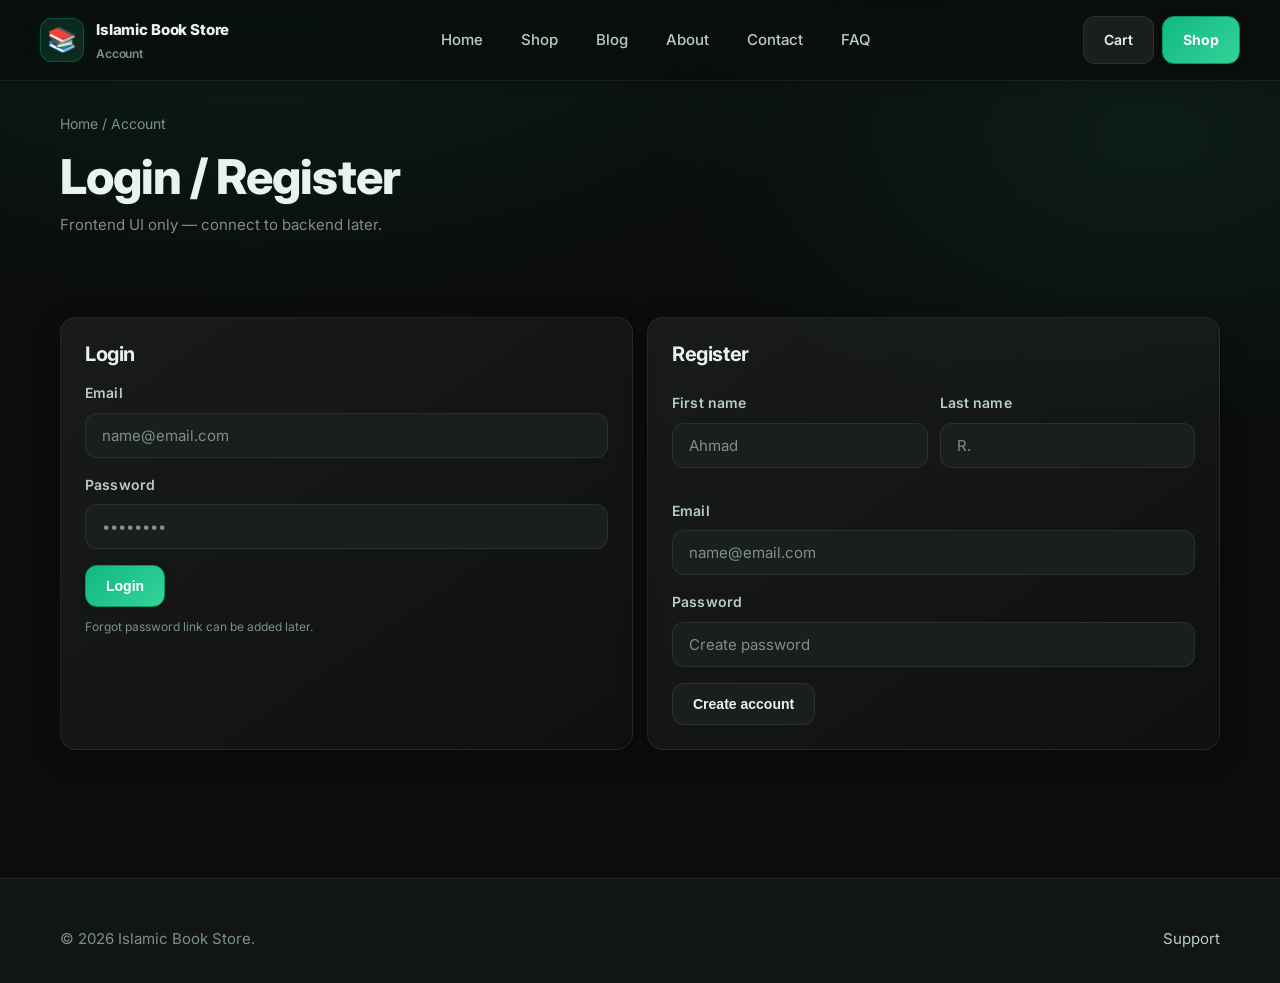
<file: account.html>
<!doctype html>
<html lang="en">
<head>
  <meta charset="utf-8" />
  <meta name="viewport" content="width=device-width, initial-scale=1" />
  <title>Islamic Book Store — Account</title>
  <link rel="stylesheet" href="css/styles.css" />
</head>
<body>

<header class="header">
  <div class="container nav">
    <a class="brand" href="index.html"><span class="logo">📚</span><span>Islamic Book Store<small>Account</small></span></a>
    <nav class="nav-links">
      <a href="index.html">Home</a><a href="shop.html">Shop</a><a href="blog.html">Blog</a><a href="about.html">About</a><a href="contact.html">Contact</a><a href="faq.html">FAQ</a>
    </nav>
    <div class="nav-actions">
      <a class="btn cart-badge" href="cart.html" data-count="0">Cart</a>
      <a class="btn primary" href="shop.html">Shop</a>
      <label class="btn menu-btn" for="menuToggle">Menu</label>
    </div>
  </div>
  <input id="menuToggle" type="checkbox" />
  <div class="menu-panel"><div class="container">
    <a href="index.html">Home</a><a href="shop.html">Shop</a><a href="blog.html">Blog</a><a href="about.html">About</a><a href="contact.html">Contact</a><a href="faq.html">FAQ</a><a href="cart.html">Cart</a>
  </div></div>
</header>

<main>
  <section class="page-head">
    <div class="container">
      <div class="breadcrumb">Home / Account</div>
      <h1>Login / Register</h1>
      <div class="muted">Frontend UI only — connect to backend later.</div>
    </div>
  </section>

  <section class="section">
    <div class="container" style="display:grid; grid-template-columns: 1fr 1fr; gap:14px;">
      <form class="card pad">
        <h3 style="margin:0 0 10px;">Login</h3>
        <div class="field"><label>Email</label><input class="input" placeholder="name@email.com"></div>
        <div class="field"><label>Password</label><input class="input" type="password" placeholder="••••••••"></div>
        <button class="btn primary" type="button">Login</button>
        <div class="muted" style="font-size:12px; margin-top:10px;">Forgot password link can be added later.</div>
      </form>

      <form class="card pad">
        <h3 style="margin:0 0 10px;">Register</h3>
        <div class="row">
          <div class="field"><label>First name</label><input class="input" placeholder="Ahmad"></div>
          <div class="field"><label>Last name</label><input class="input" placeholder="R."></div>
        </div>
        <div class="field"><label>Email</label><input class="input" placeholder="name@email.com"></div>
        <div class="field"><label>Password</label><input class="input" type="password" placeholder="Create password"></div>
        <button class="btn" type="button">Create account</button>
      </form>
    </div>
  </section>
</main>

<footer class="footer">
  <div class="container" style="display:flex; justify-content:space-between; gap:10px; flex-wrap:wrap;">
    <span class="muted">© 2026 Islamic Book Store.</span>
    <span class="muted"><a href="contact.html">Support</a></span>
  </div>
</footer>

<script src="js/store.js"></script>
<script src="js/ui.js"></script>
</body>
</html>
</file>
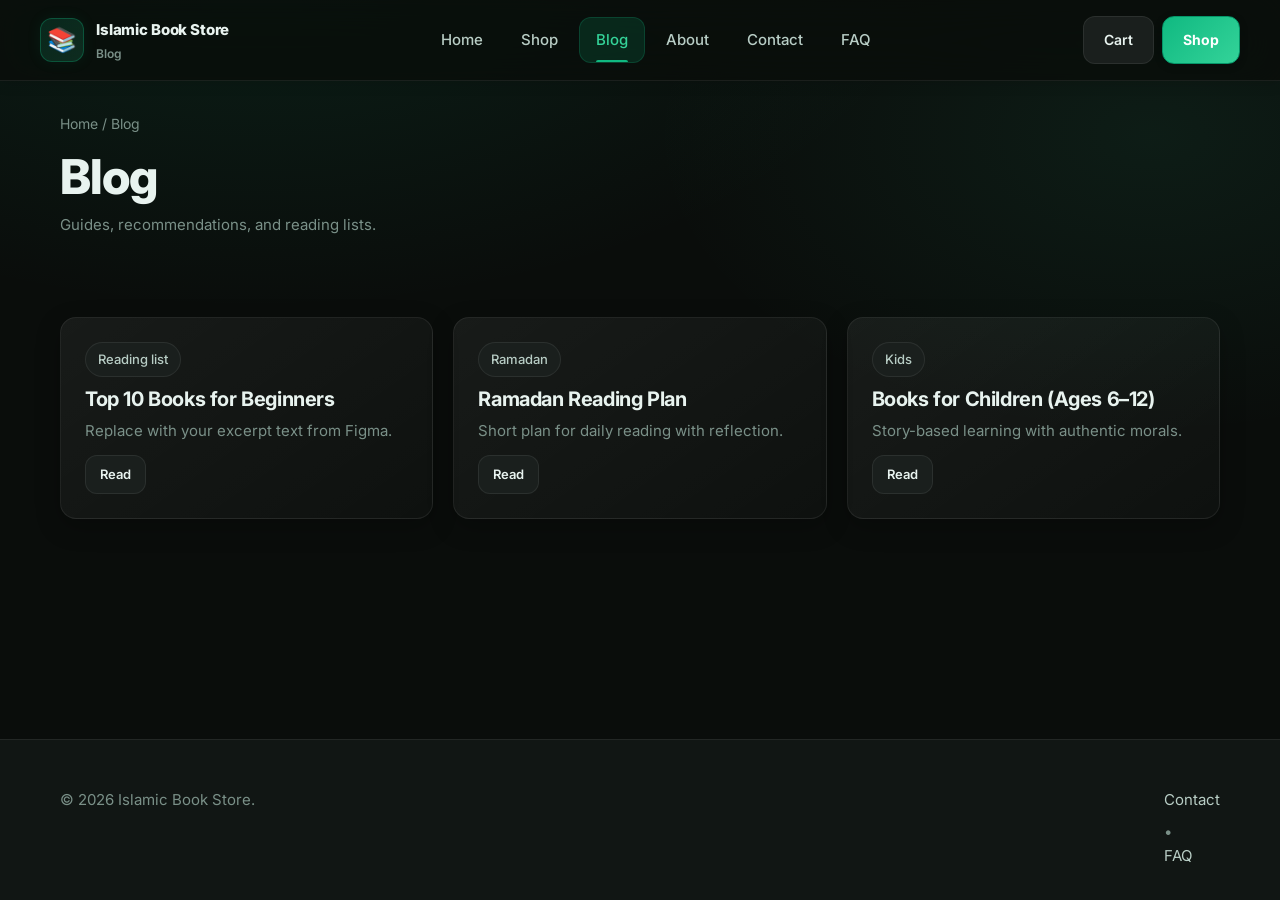
<file: blog.html>
<!doctype html>
<html lang="en">
<head>
  <meta charset="utf-8" />
  <meta name="viewport" content="width=device-width, initial-scale=1" />
  <title>Islamic Book Store — Blog</title>
  <link rel="stylesheet" href="css/styles.css" />
</head>
<body>

<header class="header">
  <div class="container nav">
    <a class="brand" href="index.html"><span class="logo">📚</span><span>Islamic Book Store<small>Blog</small></span></a>
    <nav class="nav-links">
      <a href="index.html">Home</a><a href="shop.html">Shop</a><a href="blog.html">Blog</a><a href="about.html">About</a><a href="contact.html">Contact</a><a href="faq.html">FAQ</a>
    </nav>
    <div class="nav-actions">
      <a class="btn cart-badge" href="cart.html" data-count="0">Cart</a>
      <a class="btn primary" href="shop.html">Shop</a>
      <label class="btn menu-btn" for="menuToggle">Menu</label>
    </div>
  </div>
  <input id="menuToggle" type="checkbox" />
  <div class="menu-panel"><div class="container">
    <a href="index.html">Home</a><a href="shop.html">Shop</a><a href="blog.html">Blog</a><a href="about.html">About</a><a href="contact.html">Contact</a><a href="faq.html">FAQ</a><a href="cart.html">Cart</a>
  </div></div>
</header>

<main>
  <section class="page-head">
    <div class="container">
      <div class="breadcrumb">Home / Blog</div>
      <h1>Blog</h1>
      <div class="muted">Guides, recommendations, and reading lists.</div>
    </div>
  </section>

  <section class="section">
    <div class="container grid-3">
      <article class="card pad">
        <span class="chip">Reading list</span>
        <h3 style="margin:10px 0 8px;">Top 10 Books for Beginners</h3>
        <p class="muted" style="margin:0 0 12px;">Replace with your excerpt text from Figma.</p>
        <a class="btn small" href="post.html">Read</a>
      </article>

      <article class="card pad">
        <span class="chip">Ramadan</span>
        <h3 style="margin:10px 0 8px;">Ramadan Reading Plan</h3>
        <p class="muted" style="margin:0 0 12px;">Short plan for daily reading with reflection.</p>
        <a class="btn small" href="post.html">Read</a>
      </article>

      <article class="card pad">
        <span class="chip">Kids</span>
        <h3 style="margin:10px 0 8px;">Books for Children (Ages 6–12)</h3>
        <p class="muted" style="margin:0 0 12px;">Story-based learning with authentic morals.</p>
        <a class="btn small" href="post.html">Read</a>
      </article>
    </div>
  </section>
</main>

<footer class="footer">
  <div class="container" style="display:flex; justify-content:space-between; gap:10px; flex-wrap:wrap;">
    <span class="muted">© 2026 Islamic Book Store.</span>
    <span class="muted"><a href="contact.html">Contact</a> • <a href="faq.html">FAQ</a></span>
  </div>
</footer>

<script src="js/store.js"></script>
<script src="js/ui.js"></script>
</body>
</html>
</file>
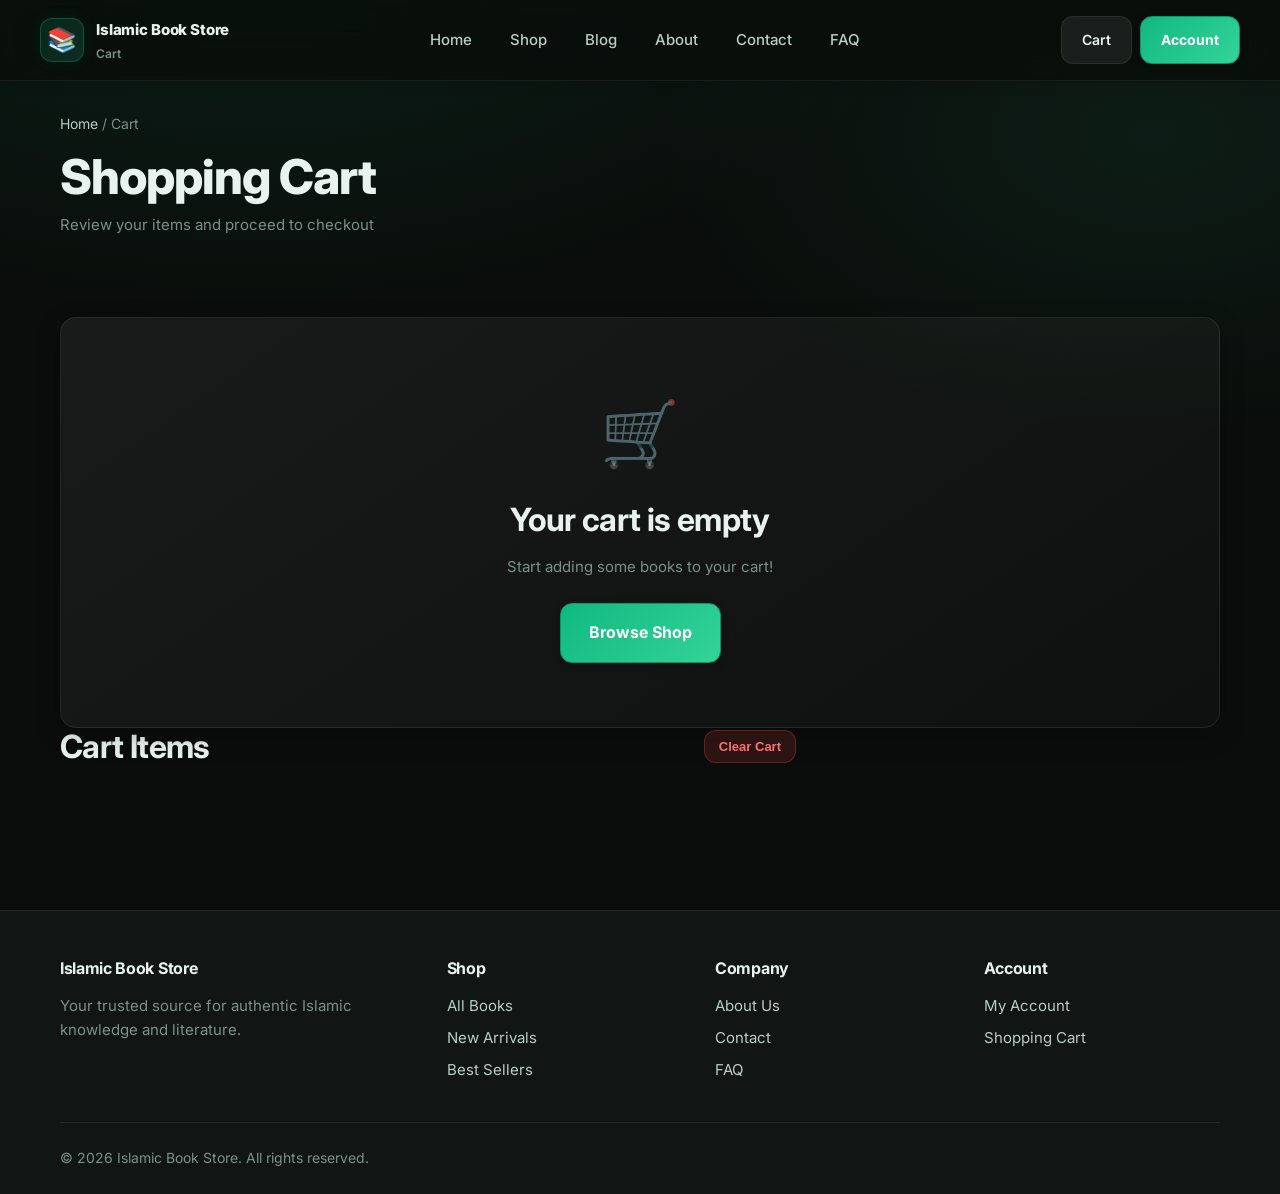
<file: cart.html>
<!doctype html>
<html lang="en">
<head>
  <meta charset="utf-8" />
  <meta name="viewport" content="width=device-width, initial-scale=1" />
  <title>Shopping Cart — Islamic Book Store</title>
  <link rel="stylesheet" href="css/styles.css" />
</head>
<body>

<header class="header">
  <div class="container nav">
    <a class="brand" href="index.html"><span class="logo">📚</span><span>Islamic Book Store<small>Cart</small></span></a>
   <nav class="nav-links">
      <a href="index.html">Home</a><a href="shop.html">Shop</a><a href="blog.html">Blog</a><a href="about.html">About</a><a href="contact.html">Contact</a><a href="faq.html">FAQ</a>
    </nav>
    <div class="nav-actions">
      <a class="btn cart-badge active" href="cart.html" data-count="0">Cart</a>
      <a class="btn primary" href="account.html">Account</a>
      <label class="btn menu-btn" for="menuToggle">Menu</label>
    </div>
  </div>
  <input id="menuToggle" type="checkbox" />
  <div class="menu-panel">
    <div class="container">
      <a href="index.html">Home</a><a href="shop.html">Shop</a><a href="blog.html">Blog</a><a href="about.html">About</a><a href="contact.html">Contact</a><a href="faq.html">FAQ</a><a href="cart.html" class="active">Cart</a><a href="account.html">Account</a>
    </div>
  </div>
</header>

<main>
  <section class="page-head">
    <div class="container">
      <div class="breadcrumb"><a href="index.html">Home</a> / Cart</div>
      <h1>Shopping Cart</h1>
      <div class="muted">Review your items and proceed to checkout</div>
    </div>
  </section>

  <section class="section">
    <div class="container">
      <!-- Empty Cart Message -->
      <div id="empty-cart" class="card pad hidden" style="text-align: center; padding: 64px 24px;">
        <div style="font-size: 64px; margin-bottom: 16px; opacity: 0.5;">🛒</div>
        <h2>Your cart is empty</h2>
        <p class="muted" style="margin: 16px 0 24px;">Start adding some books to your cart!</p>
        <a href="shop.html" class="btn primary large">Browse Shop</a>
      </div>

      <!-- Cart Items -->
      <div style="display:grid; grid-template-columns: 1fr 400px; gap:24px; align-items: start;">
        <div>
          <div style="display: flex; justify-content: space-between; align-items: center; margin-bottom: 16px;">
            <h2>Cart Items</h2>
            <button id="clear-cart-btn" class="btn danger small">Clear Cart</button>
          </div>
          <div id="cart-items">
            <!-- Cart items will be rendered here -->
          </div>
        </div>

        <!-- Cart Summary -->
        <div id="cart-summary" class="card pad hidden" style="position: sticky; top: 100px;">
          <h3  style="margin-bottom: 16px;">Order Summary</h3>
          
          <div style="display: flex; justify-content: space-between; margin-bottom: 12px;">
            <span class="muted">Subtotal</span>
            <strong id="subtotal">PKR 0</strong>
          </div>
          
          <div style="display: flex; justify-content: space-between; margin-bottom: 12px;">
            <span class="muted">Shipping</span>
            <strong id="shipping">PKR 0</strong>
          </div>
          
          <div id="shipping-note" style="font-size: 0.813rem; margin-bottom: 16px; text-align: center;">
          </div>
          
          <div class="hr"></div>
          
          <div style="display: flex; justify-content: space-between; font-size: 1.25rem; margin-bottom: 24px;">
            <strong>Total</strong>
            <strong id="total" style="color: var(--brand-light);">PKR 0</strong>
          </div>
          
          <button id="checkout-btn" class="btn primary large" style="width: 100%;">
            Proceed to Checkout
          </button>
          
          <a href="shop.html" class="btn ghost" style="width: 100%; margin-top: 12px; justify-content: center;">
            ← Continue Shopping
          </a>
        </div>
      </div>
    </div>
  </section>
</main>

<footer class="footer">
  <div class="container">
    <div class="footer-grid">
      <div>
        <h4>Islamic Book Store</h4>
        <div class="muted">Your trusted source for authentic Islamic knowledge and literature.</div>
      </div>
      <div>
        <h4>Shop</h4>
        <a href="shop.html">All Books</a>
        <a href="shop.html">New Arrivals</a>
        <a href="shop.html">Best Sellers</a>
      </div>
      <div>
        <h4>Company</h4>
        <a href="about.html">About Us</a>
        <a href="contact.html">Contact</a>
        <a href="faq.html">FAQ</a>
      </div>
      <div>
        <h4>Account</h4>
        <a href="account.html">My Account</a>
        <a href="cart.html">Shopping Cart</a>
      </div>
    </div>
    <div class="footer-bottom">
      <div class="muted">© 2026 Islamic Book Store. All rights reserved.</div>
    </div>
  </div>
</footer>

<script src="js/data.js"></script>
<script src="js/store.js"></script>
<script src="js/ui.js"></script>
<script src="js/cart.js"></script>
</body>
</html>
</file>
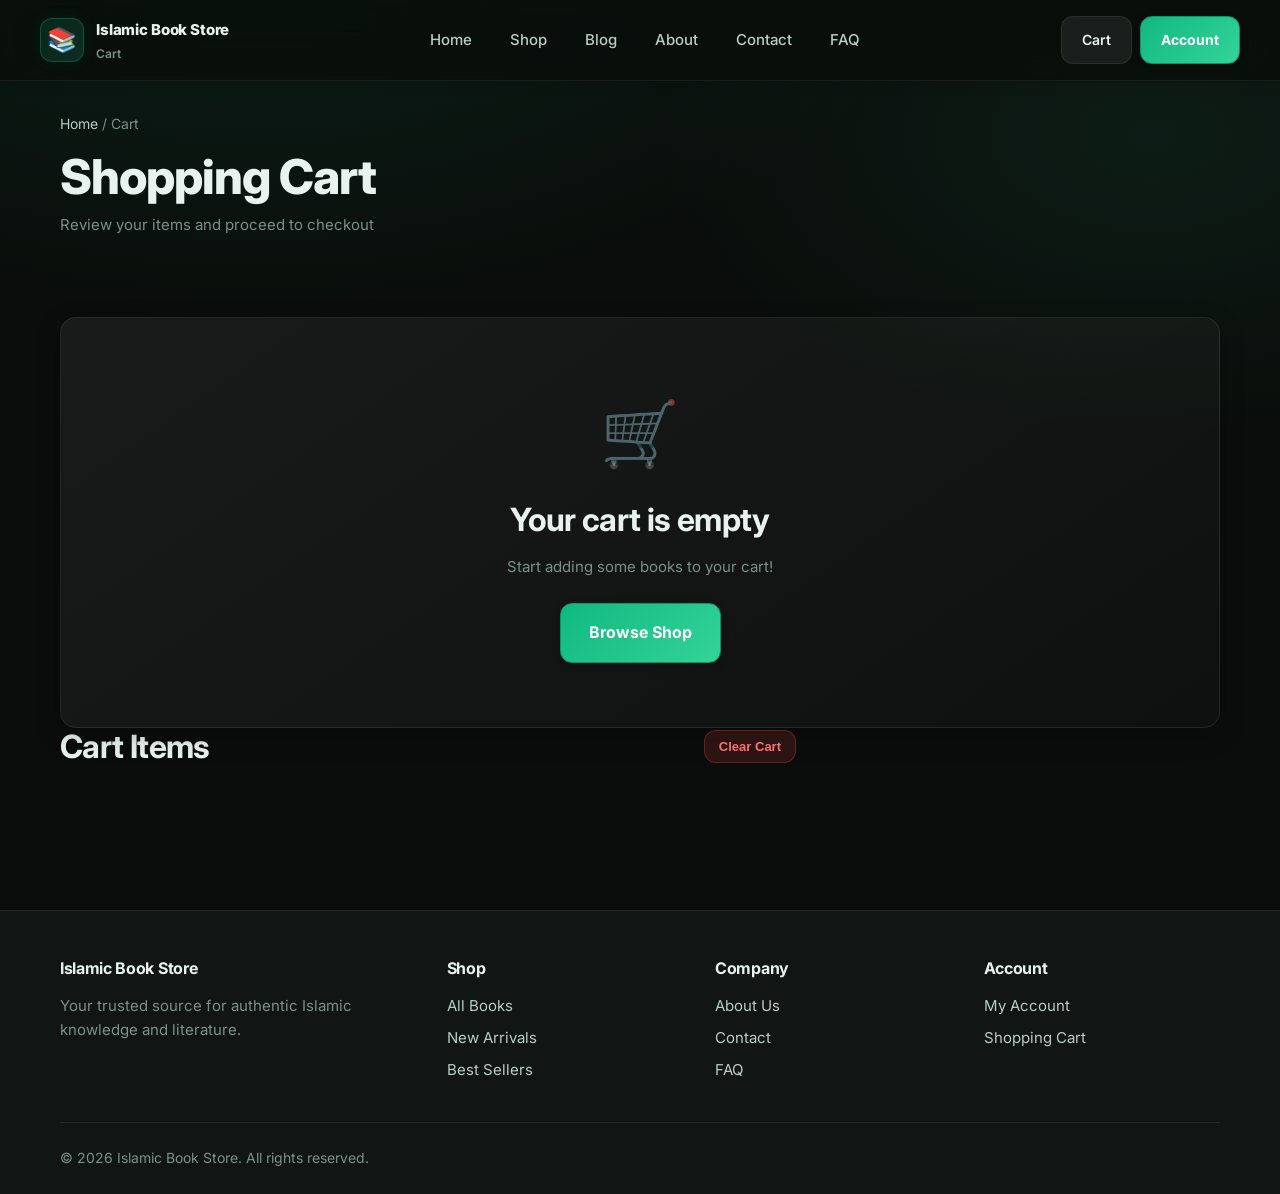
<file: checkout.html>
<!doctype html>
<html lang="en">
<head>
  <meta charset="utf-8" />
  <meta name="viewport" content="width=device-width, initial-scale=1" />
  <title>Checkout — Islamic Book Store</title>
  <link rel="stylesheet" href="css/styles.css" />
</head>
<body>

<header class="header">
  <div class="container nav">
    <a class="brand" href="index.html"><span class="logo">📚</span><span>Islamic Book Store<small>Checkout</small></span></a>
    <nav class="nav-links">
      <a href="index.html">Home</a><a href="shop.html">Shop</a><a href="blog.html">Blog</a><a href="about.html">About</a><a href="contact.html">Contact</a><a href="faq.html">FAQ</a>
    </nav>
    <div class="nav-actions">
      <a class="btn cart-badge" href="cart.html" data-count="0">Cart</a>
      <a class="btn primary" href="account.html">Account</a>
      <label class="btn menu-btn" for="menuToggle">Menu</label>
    </div>
  </div>
  <input id="menuToggle" type="checkbox" />
  <div class="menu-panel">
    <div class="container">
      <a href="index.html">Home</a><a href="shop.html">Shop</a><a href="blog.html">Blog</a><a href="about.html">About</a><a href="contact.html">Contact</a><a href="faq.html">FAQ</a><a href="cart.html">Cart</a><a href="account.html">Account</a>
    </div>
  </div>
</header>

<main>
  <section class="page-head">
    <div class="container">
      <div class="breadcrumb"><a href="index.html">Home</a> / <a href="cart.html">Cart</a> / Checkout</div>
      <h1>Checkout</h1>
      <div class="muted">Complete your order securely</div>
    </div>
  </section>

  <!-- Success Message (Hidden by default) -->
  <div id="success-message" class="section hidden">
    <div class="container">
      <!-- Will be filled by JavaScript -->
    </div>
  </div>

  <!-- Checkout Form -->
  <section id="checkout-container" class="section">
    <div class="container" style="display:grid; grid-template-columns: 1fr 400px; gap:24px; align-items: start;">
      <!-- Billing Details Form -->
      <div class="card pad">
        <h2 style="margin-bottom: 20px;">Billing Details</h2>
        
        <form id="checkout-form">
          <div class="row">
            <div class="field">
              <label>First Name *</label>
              <input name="firstName" class="input" type="text" required placeholder="Ahmed" />
            </div>
            <div class="field">
              <label>Last Name *</label>
              <input name="lastName" class="input" type="text" required placeholder="Khan" />
            </div>
          </div>

          <div class="field">
            <label>Email Address *</label>
            <input name="email" class="input" type="email" required placeholder="ahmed.khan@example.com" />
          </div>

          <div class="field">
            <label>Phone Number *</label>
            <input name="phone" class="input" type="tel" required placeholder="+92 300 1234567" />
          </div>

          <div class="field">
            <label>Street Address *</label>
            <input name="address" class="input" type="text" required placeholder="House 123, Street 45" />
          </div>

          <div class="row">
            <div class="field">
              <label>City *</label>
              <input name="city" class="input" type="text" required placeholder="Lahore" />
            </div>
            <div class="field">
              <label>Postal Code</label>
              <input name="postalCode" class="input" type="text" placeholder="54000" />
            </div>
          </div>

          <div class="field">
            <label>Province / State *</label>
            <select name="province" required>
              <option value="">Select Province</option>
              <option>Punjab</option>
              <option>Sindh</option>
              <option>Khyber Pakhtunkhwa</option>
              <option>Balochistan</option>
              <option>Gilgit-Baltistan</option>
              <option>Azad Kashmir</option>
            </select>
          </div>

          <div class="field">
            <label>Order Notes (Optional)</label>
            <textarea name="notes" class="input" placeholder="Special delivery instructions..."></textarea>
          </div>

          <div class="hr"></div>

          <h3 style="margin-bottom: 16px;">Payment Method</h3>
          <div class="field" style="margin-bottom: 24px;">
            <label style="display: flex; align-items: center; gap: 12px; cursor: pointer; padding: 16px; border: 1px solid var(--line); border-radius: var(--radius-sm); background: var(--surface-2);">
              <input type="radio" name="payment" value="cod" checked style="width: auto;" />
              <div>
                <strong>Cash on Delivery</strong>
                <div class="muted" style="font-size: 0.875rem;">Pay when you receive your order</div>
              </div>
            </label>
          </div>

          <button id="place-order-btn" type="submit" class="btn primary large" style="width: 100%;">
            Place Order
          </button>
        </form>
      </div>

      <!-- Order Summary -->
      <div id="order-summary" class="card pad" style="position: sticky; top: 100px;">
        <!-- Will be filled by JavaScript -->
      </div>
    </div>
  </section>
</main>

<footer class="footer">
  <div class="container">
    <div class="footer-grid">
      <div>
        <h4>Islamic Book Store</h4>
        <div class="muted">Your trusted source for authentic Islamic knowledge and literature.</div>
      </div>
      <div>
        <h4>Shop</h4>
        <a href="shop.html">All Books</a>
        <a href="shop.html">New Arrivals</a>
        <a href="shop.html">Best Sellers</a>
      </div>
      <div>
        <h4>Company</h4>
        <a href="about.html">About Us</a>
        <a href="contact.html">Contact</a>
        <a href="faq.html">FAQ</a>
      </div>
      <div>
        <h4>Account</h4>
        <a href="account.html">My Account</a>
        <a href="cart.html">Shopping Cart</a>
      </div>
    </div>
    <div class="footer-bottom">
      <div class="muted">© 2026 Islamic Book Store. All rights reserved.</div>
    </div>
  </div>
</footer>

<script src="js/data.js"></script>
<script src="js/store.js"></script>
<script src="js/ui.js"></script>
<script src="js/checkout.js"></script>
</body>
</html>
</file>
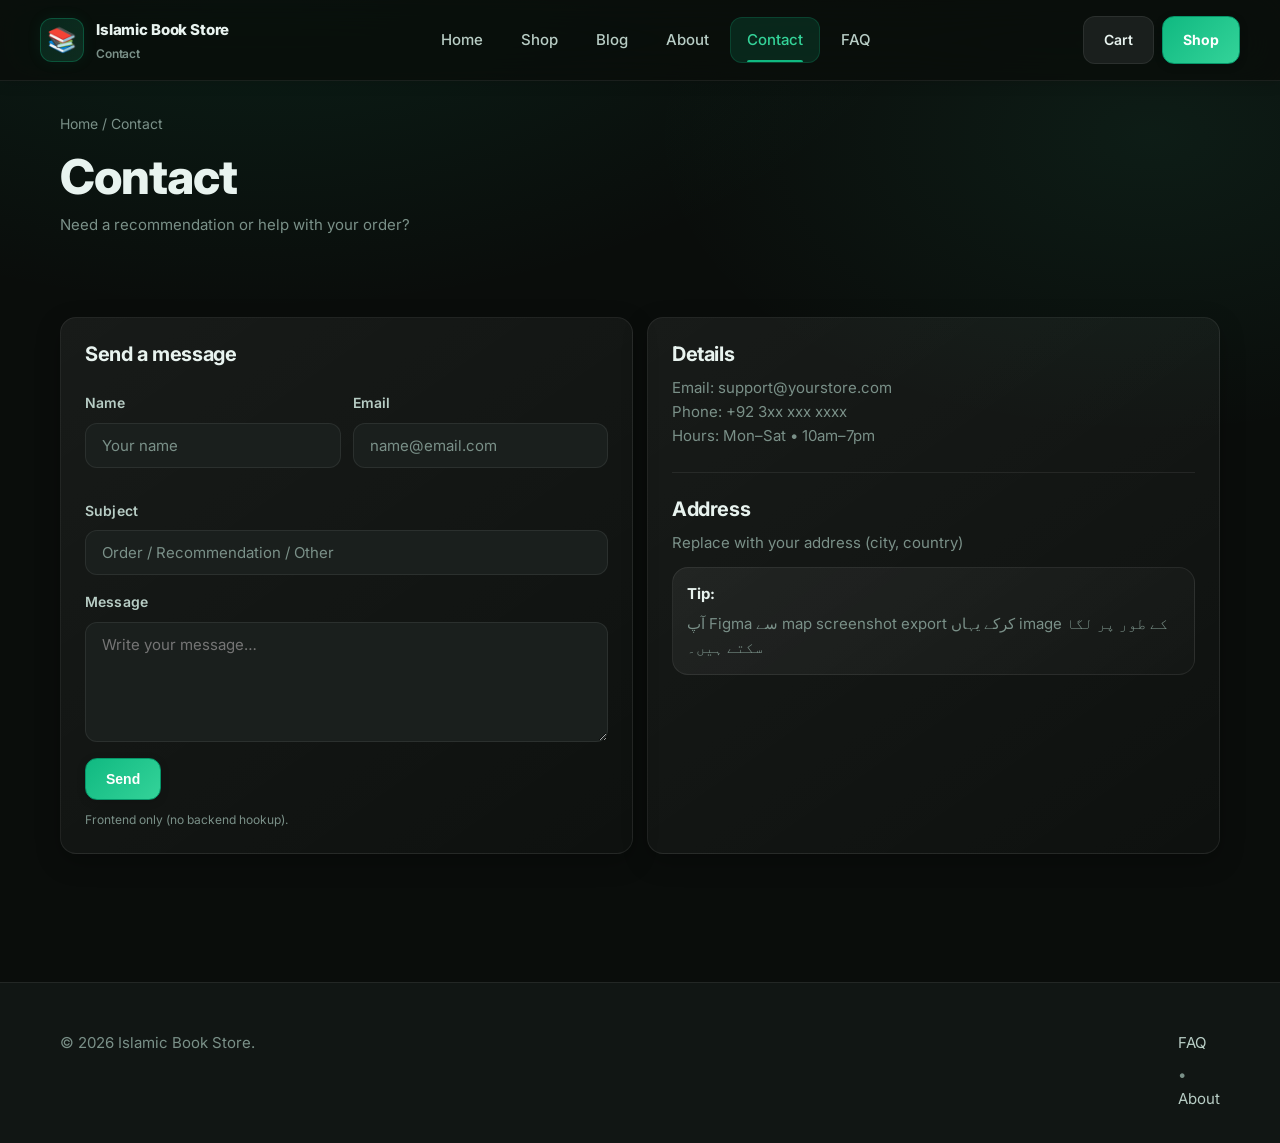
<file: contact.html>
<!doctype html>
<html lang="en">
<head>
  <meta charset="utf-8" />
  <meta name="viewport" content="width=device-width, initial-scale=1" />
  <title>Islamic Book Store — Contact</title>
  <link rel="stylesheet" href="css/styles.css" />
</head>
<body>

<header class="header">
  <div class="container nav">
    <a class="brand" href="index.html"><span class="logo">📚</span><span>Islamic Book Store<small>Contact</small></span></a>
    <nav class="nav-links">
      <a href="index.html">Home</a><a href="shop.html">Shop</a><a href="blog.html">Blog</a><a href="about.html">About</a><a href="contact.html">Contact</a><a href="faq.html">FAQ</a>
    </nav>
    <div class="nav-actions">
      <a class="btn cart-badge" href="cart.html" data-count="0">Cart</a>
      <a class="btn primary" href="shop.html">Shop</a>
      <label class="btn menu-btn" for="menuToggle">Menu</label>
    </div>
  </div>
  <input id="menuToggle" type="checkbox" />
  <div class="menu-panel"><div class="container">
    <a href="index.html">Home</a><a href="shop.html">Shop</a><a href="blog.html">Blog</a><a href="about.html">About</a><a href="contact.html">Contact</a><a href="faq.html">FAQ</a><a href="cart.html">Cart</a>
  </div></div>
</header>

<main>
  <section class="page-head">
    <div class="container">
      <div class="breadcrumb">Home / Contact</div>
      <h1>Contact</h1>
      <div class="muted">Need a recommendation or help with your order?</div>
    </div>
  </section>

  <section class="section">
    <div class="container" style="display:grid; grid-template-columns: 1fr 1fr; gap:14px;">
      <form class="card pad">
        <h3 style="margin:0 0 10px;">Send a message</h3>
        <div class="row">
          <div class="field"><label>Name</label><input class="input" placeholder="Your name"></div>
          <div class="field"><label>Email</label><input class="input" placeholder="name@email.com"></div>
        </div>
        <div class="field"><label>Subject</label><input class="input" placeholder="Order / Recommendation / Other"></div>
        <div class="field"><label>Message</label><textarea placeholder="Write your message…"></textarea></div>
        <button class="btn primary" type="button">Send</button>
        <div class="muted" style="font-size:12px; margin-top:10px;">Frontend only (no backend hookup).</div>
      </form>

      <div class="card pad">
        <h3 style="margin:0 0 10px;">Details</h3>
        <div class="muted">Email: support@yourstore.com</div>
        <div class="muted">Phone: +92 3xx xxx xxxx</div>
        <div class="muted">Hours: Mon–Sat • 10am–7pm</div>
        <div class="hr"></div>
        <h3 style="margin:0 0 10px;">Address</h3>
        <div class="muted">Replace with your address (city, country)</div>
        <div style="height:12px"></div>
        <div class="card" style="box-shadow:none; border-radius:16px; padding:14px;">
          <strong>Tip:</strong>
          <div class="muted" style="margin-top:6px;">
            آپ Figma سے map screenshot export کرکے یہاں image کے طور پر لگا سکتے ہیں۔
          </div>
        </div>
      </div>
    </div>
  </section>
</main>

<footer class="footer">
  <div class="container" style="display:flex; justify-content:space-between; gap:10px; flex-wrap:wrap;">
    <span class="muted">© 2026 Islamic Book Store.</span>
    <span class="muted"><a href="faq.html">FAQ</a> • <a href="about.html">About</a></span>
  </div>
</footer>

<script src="js/store.js"></script>
<script src="js/ui.js"></script>
</body>
</html>
</file>
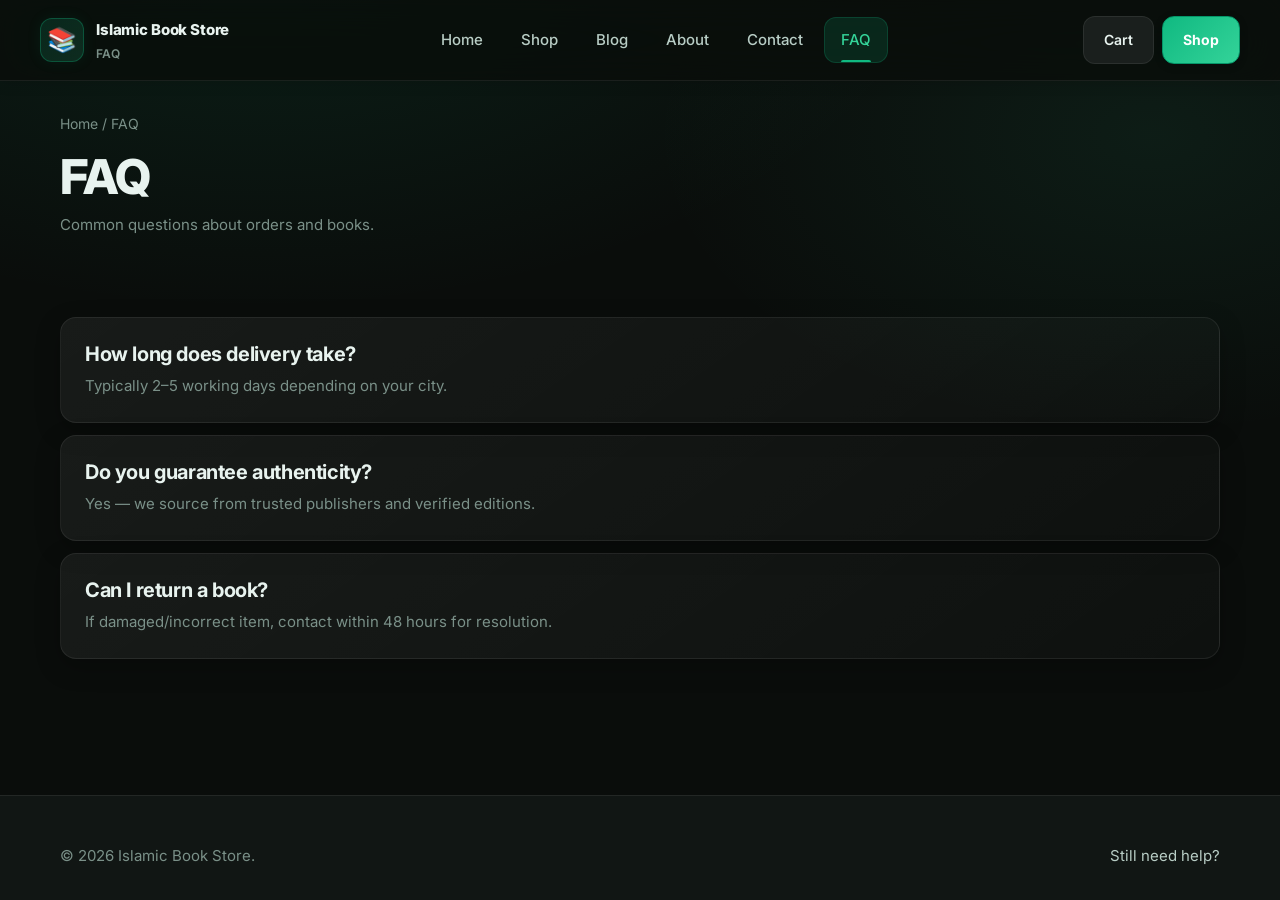
<file: faq.html>
<!doctype html>
<html lang="en">
<head>
  <meta charset="utf-8" />
  <meta name="viewport" content="width=device-width, initial-scale=1" />
  <title>Islamic Book Store — FAQ</title>
  <link rel="stylesheet" href="css/styles.css" />
</head>
<body>

<header class="header">
  <div class="container nav">
    <a class="brand" href="index.html"><span class="logo">📚</span><span>Islamic Book Store<small>FAQ</small></span></a>
    <nav class="nav-links">
      <a href="index.html">Home</a><a href="shop.html">Shop</a><a href="blog.html">Blog</a><a href="about.html">About</a><a href="contact.html">Contact</a><a href="faq.html">FAQ</a>
    </nav>
    <div class="nav-actions">
      <a class="btn cart-badge" href="cart.html" data-count="0">Cart</a>
      <a class="btn primary" href="shop.html">Shop</a>
      <label class="btn menu-btn" for="menuToggle">Menu</label>
    </div>
  </div>
  <input id="menuToggle" type="checkbox" />
  <div class="menu-panel"><div class="container">
    <a href="index.html">Home</a><a href="shop.html">Shop</a><a href="blog.html">Blog</a><a href="about.html">About</a><a href="contact.html">Contact</a><a href="faq.html">FAQ</a><a href="cart.html">Cart</a>
  </div></div>
</header>

<main>
  <section class="page-head">
    <div class="container">
      <div class="breadcrumb">Home / FAQ</div>
      <h1>FAQ</h1>
      <div class="muted">Common questions about orders and books.</div>
    </div>
  </section>

  <section class="section">
    <div class="container" style="display:grid; gap:12px;">
      <div class="card pad">
        <h3 style="margin:0 0 8px;">How long does delivery take?</h3>
        <p class="muted" style="margin:0">Typically 2–5 working days depending on your city.</p>
      </div>
      <div class="card pad">
        <h3 style="margin:0 0 8px;">Do you guarantee authenticity?</h3>
        <p class="muted" style="margin:0">Yes — we source from trusted publishers and verified editions.</p>
      </div>
      <div class="card pad">
        <h3 style="margin:0 0 8px;">Can I return a book?</h3>
        <p class="muted" style="margin:0">If damaged/incorrect item, contact within 48 hours for resolution.</p>
      </div>
    </div>
  </section>
</main>

<footer class="footer">
  <div class="container" style="display:flex; justify-content:space-between; gap:10px; flex-wrap:wrap;">
    <span class="muted">© 2026 Islamic Book Store.</span>
    <span class="muted"><a href="contact.html">Still need help?</a></span>
  </div>
</footer>

<script src="js/store.js"></script>
<script src="js/ui.js"></script>
</body>
</html>
</file>
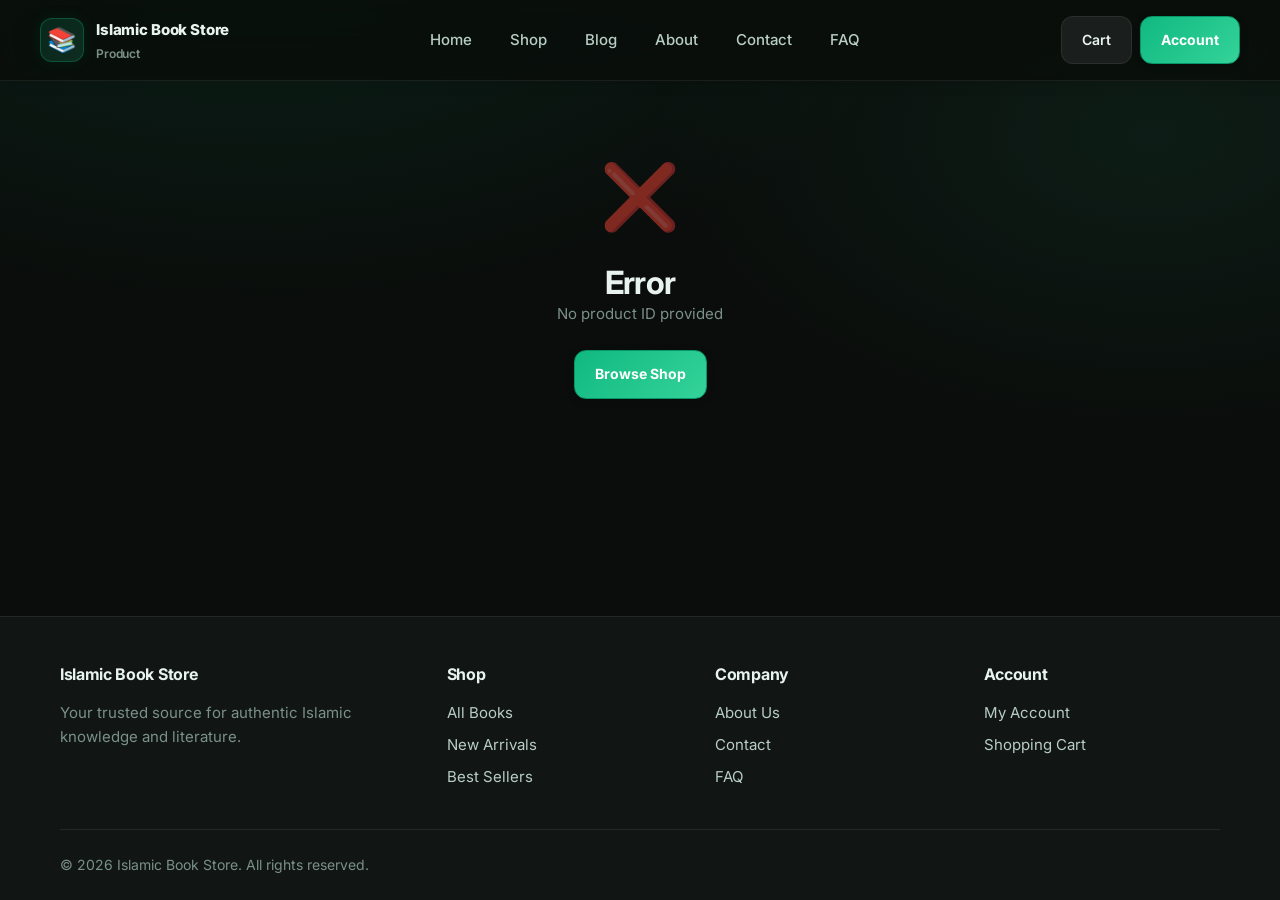
<file: product.html>
<!doctype html>
<html lang="en">
<head>
  <meta charset="utf-8" />
  <meta name="viewport" content="width=device-width, initial-scale=1" />
  <title>Product Details — Islamic Book Store</title>
  <link rel="stylesheet" href="css/styles.css" />
</head>
<body>

<header class="header">
  <div class="container nav">
    <a class="brand" href="index.html"><span class="logo">📚</span><span>Islamic Book Store<small>Product</small></span></a>
    <nav class="nav-links">
      <a href="index.html">Home</a><a href="shop.html">Shop</a><a href="blog.html">Blog</a><a href="about.html">About</a><a href="contact.html">Contact</a><a href="faq.html">FAQ</a>
    </nav>
    <div class="nav-actions">
      <a class="btn cart-badge" href="cart.html" data-count="0">Cart</a>
      <a class="btn primary" href="account.html">Account</a>
      <label class="btn menu-btn" for="menuToggle">Menu</label>
    </div>
  </div>
  <input id="menuToggle" type="checkbox" />
  <div class="menu-panel">
    <div class="container">
      <a href="index.html">Home</a><a href="shop.html">Shop</a><a href="blog.html">Blog</a><a href="about.html">About</a><a href="contact.html">Contact</a><a href="faq.html">FAQ</a><a href="cart.html">Cart</a><a href="account.html">Account</a>
    </div>
  </div>
</header>

<main>
  <section class="page-head">
    <div class="container">
      <div class="breadcrumb"></div>
      <h1 id="product-title">Product Details</h1>
      <div class="muted" id="product-author"></div>
    </div>
  </section>

  <section class="section">
    <div class="container" id="product-container" style="display:grid; grid-template-columns: 1fr 1fr; gap:24px; align-items: start;">
      <!-- Product Image -->
      <div class="card" style="overflow:hidden;">
        <div style="border-bottom:1px solid var(--line); background:var(--surface-2);">
          <img id="product-img" src="assets/book-1.jpg" alt="Product" style="width:100%; height:480px; object-fit:cover;">
        </div>
        <div class="pad">
          <span id="product-stock" class="badge">In Stock</span>
          <div class="hr"></div>
          <div class="muted" style="font-size: 0.875rem;">
            ✓ Fast delivery<br>
            ✓ Secure packaging<br>
            ✓ Authentic books
          </div>
        </div>
      </div>

      <!-- Product Details -->
      <div class="card pad">
        <div style="display:flex; justify-content:space-between; align-items:center; gap:12px; flex-wrap:wrap;">
          <span id="product-category" class="chip">Category</span>
          <span id="product-rating" class="stars">★★★★★</span>
        </div>
        <h2 id="product-title-main" style="margin:16px 0 8px;">Product Title</h2>
        <div class="muted" id="product-author-main" style="font-size: 1rem; margin-bottom: 16px;">By Author</div>

        <div class="hr"></div>

        <div style="display:flex; gap:12px; align-items:center; flex-wrap:wrap;">
          <div id="product-price" class="price" style="font-size:2rem;">PKR 0</div>
          <span class="chip">✓ Free bookmark</span>
          <span class="chip">✓ Fast delivery</span>
        </div>

        <div style="height:16px"></div>

        <div class="field">
          <label>Quantity</label>
          <div class="qty">
            <button id="decrease-qty" type="button">−</button>
            <strong id="quantity-display">1</strong>
            <button id="increase-qty" type="button">+</button>
          </div>
        </div>

        <div style="display:flex; gap:12px; flex-wrap:wrap; margin-top:20px;">
          <button id="add-to-cart-btn" class="btn primary large">Add to Cart</button>
          <button id="buy-now-btn" class="btn secondary large">Buy Now</button>
          <a class="btn ghost" href="shop.html">← Back to Shop</a>
        </div>

        <div class="hr"></div>

        <h3 style="margin:0 0 12px;">Description</h3>
        <p id="product-description" class="muted" style="margin:0; line-height: 1.7;">
          Product description will be loaded here...
        </p>

        <div style="height:20px"></div>

        <div class="grid-3" style="gap: 12px;">
          <div class="card pad" style="box-shadow:none; background: var(--surface-2);">
            <strong>Format</strong><br><span class="muted">Hardcover</span>
          </div>
          <div class="card pad" style="box-shadow:none; background: var(--surface-2);">
            <strong>Pages</strong><br><span class="muted">500+</span>
          </div>
          <div class="card pad" style="box-shadow:none; background: var(--surface-2);">
            <strong>Language</strong><br><span class="muted">Urdu/English</span>
          </div>
        </div>
      </div>
    </div>
  </section>
</main>

<footer class="footer">
  <div class="container">
    <div class="footer-grid">
      <div>
        <h4>Islamic Book Store</h4>
        <div class="muted">Your trusted source for authentic Islamic knowledge and literature.</div>
      </div>
      <div>
        <h4>Shop</h4>
        <a href="shop.html">All Books</a>
        <a href="shop.html">New Arrivals</a>
        <a href="shop.html">Best Sellers</a>
      </div>
      <div>
        <h4>Company</h4>
        <a href="about.html">About Us</a>
        <a href="contact.html">Contact</a>
        <a href="faq.html">FAQ</a>
      </div>
      <div>
        <h4>Account</h4>
        <a href="account.html">My Account</a>
        <a href="cart.html">Shopping Cart</a>
      </div>
    </div>
    <div class="footer-bottom">
      <div class="muted">© 2026 Islamic Book Store. All rights reserved.</div>
    </div>
  </div>
</footer>

<script src="js/data.js"></script>
<script src="js/store.js"></script>
<script src="js/ui.js"></script>
<script src="js/product.js"></script>
</body>
</html>
</file>
<file: css/styles.css>
/* =========================
   Islamic Book Store - Premium Edition
   Dark Theme • Modern Typography • Smooth Interactions
   ========================= */

@import url('https://fonts.googleapis.com/css2?family=Inter:wght@300;400;500;600;700;800;900&display=swap');

/* ========== CSS Variables ========== */
:root {
  /* Premium Color Palette - Charcoal + Emerald */
  --bg: #0a0d0b;
  --surface: #111614;
  --surface-2: #1a1f1d;
  --surface-3: #242a27;
  --text: #e8f3ef;
  --text-secondary: #b8cdc5;
  --text-muted: #7a9088;
  --line: rgba(232, 243, 239, 0.08);
  --line-strong: rgba(232, 243, 239, 0.15);
  
  /* Brand Colors - Refined Emerald */
  --brand: #10b981;
  --brand-light: #34d399;
  --brand-dark: #059669;
  --brand-glow: rgba(16, 185, 129, 0.15);
  
  /* Status Colors */
  --danger: #ef4444;
  --danger-light: #f87171;
  --warning: #f59e0b;
  --warning-light: #fbbf24;
  --success: #10b981;
  --info: #3b82f6;
  
  /* Spacing & Layout */
  --radius: 16px;
  --radius-sm: 12px;
  --radius-lg: 20px;
  --shadow-sm: 0 2px 8px rgba(0, 0, 0, 0.15);
  --shadow: 0 8px 24px rgba(0, 0, 0, 0.25);
  --shadow-lg: 0 16px 48px rgba(0, 0, 0, 0.35);
  --max-width: 1200px;
  
  /* Glow Effects */
  --glow-brand: 0 0 20px var(--brand-glow), 0 0 40px var(--brand-glow);
  --glow-subtle: 0 0 15px rgba(16, 185, 129, 0.08);
  
  /* Transitions */
  --transition-fast: 0.15s cubic-bezier(0.4, 0, 0.2, 1);
  --transition: 0.25s cubic-bezier(0.4, 0, 0.2, 1);
  --transition-slow: 0.4s cubic-bezier(0.4, 0, 0.2, 1);
}

/* ========== Base Styles ========== */
* {
  box-sizing: border-box;
  margin: 0;
  padding: 0;
}

html {
  scroll-behavior: smooth;
}

@media (prefers-reduced-motion: reduce) {
  *,
  *::before,
  *::after {
    animation-duration: 0.01ms !important;
    animation-iteration-count: 1 !important;
    transition-duration: 0.01ms !important;
  }
  html {
    scroll-behavior: auto;
  }
}

body {
  font-family: 'Inter', -apple-system, BlinkMacSystemFont, 'Segoe UI', Roboto, Oxygen, Ubuntu, Cantarell, sans-serif;
  background: radial-gradient(ellipse 1400px 800px at 20% -10%, rgba(16, 185, 129, 0.12), transparent 50%),
              radial-gradient(ellipse 1000px 600px at 90% 15%, rgba(52, 211, 153, 0.08), transparent 50%),
              var(--bg);
  background-attachment: fixed;
  color: var(--text);
  line-height: 1.6;
  font-size: 15px;
  -webkit-font-smoothing: antialiased;
  -moz-osx-font-smoothing: grayscale;
  min-height: 100vh;
  display: flex;
  flex-direction: column;
}

main {
  flex: 1;
}

::selection {
  background: var(--brand);
  color: var(--bg);
}

/* ========== Typography ========== */
h1, h2, h3, h4, h5, h6 {
  font-weight: 700;
  line-height: 1.2;
  letter-spacing: -0.02em;
  color: var(--text);
}

h1 {
  font-size: clamp(2rem, 5vw, 3rem);
  font-weight: 800;
}

h2 {
  font-size: clamp(1.5rem, 4vw, 2rem);
}

h3 {
  font-size: 1.25rem;
}

a {
  color: inherit;
  text-decoration: none;
  transition: color var(--transition-fast);
}

img {
  max-width: 100%;
  display: block;
  height: auto;
}

code {
  font-family: 'Monaco', 'Courier New', monospace;
  background: var(--surface-2);
  padding: 2px 6px;
  border-radius: 4px;
  font-size: 0.875em;
  color: var(--brand-light);
}

/* ========== Layout Utilities ========== */
.container {
  width: 100%;
  max-width: var(--max-width);
  margin: 0 auto;
  padding: 0 20px;
}

.section {
  padding: 64px 0;
}

.section-sm {
  padding: 40px 0;
}

/* ========== Card System ========== */
.card {
  background: linear-gradient(145deg, rgba(255, 255, 255, 0.06), rgba(255, 255, 255, 0.02));
  border: 1px solid var(--line);
  border-radius: var(--radius);
  box-shadow: var(--shadow);
  transition: all var(--transition);
  position: relative;
  overflow: hidden;
}

.card::before {
  content: '';
  position: absolute;
  inset: 0;
  background: radial-gradient(circle at 50% 0%, rgba(16, 185, 129, 0.08), transparent 70%);
  opacity: 0;
  transition: opacity var(--transition);
  pointer-events: none;
}

.card:hover::before {
  opacity: 1;
}

.card:hover {
  border-color: var(--line-strong);
  transform: translateY(-2px);
  box-shadow: var(--shadow-lg), var(--glow-subtle);
}

.card.pad {
  padding: 24px;
}

.card.interactive {
  cursor: pointer;
}

/* ========== Badge & Chips ========== */
.badge {
  display: inline-flex;
  align-items: center;
  gap: 6px;
  padding: 6px 12px;
  border: 1px solid var(--line-strong);
  background: var(--brand-glow);
  color: var(--brand-light);
  border-radius: 999px;
  font-size: 0.75rem;
  font-weight: 600;
  letter-spacing: 0.025em;
  text-transform: uppercase;
}

.chip {
  display: inline-flex;
  align-items: center;
  gap: 6px;
  padding: 6px 12px;
  border-radius: 999px;
  border: 1px solid var(--line);
  background: var(--surface-2);
  color: var(--text-secondary);
  font-size: 0.813rem;
  font-weight: 500;
  transition: all var(--transition-fast);
}

.chip:hover {
  background: var(--surface-3);
  border-color: var(--line-strong);
}

/* ========== Button System ========== */
.btn {
  display: inline-flex;
  align-items: center;
  justify-content: center;
  gap: 8px;
  padding: 12px 20px;
  border-radius: var(--radius-sm);
  border: 1px solid var(--line);
  background: var(--surface-2);
  color: var(--text);
  cursor: pointer;
  font-weight: 600;
  font-size: 0.875rem;
  transition: all var(--transition-fast);
  white-space: nowrap;
  position: relative;
  overflow: hidden;
}

.btn:hover {
  transform: translateY(-2px);
  background: var(--surface-3);
  border-color: var(--line-strong);
  box-shadow: var(--shadow-sm);
}

.btn:active {
  transform: translateY(0);
}

.btn:focus-visible {
  outline: 2px solid var(--brand);
  outline-offset: 2px;
}

.btn.primary {
  background: linear-gradient(135deg, var(--brand), var(--brand-light));
  color: #fff;
  border-color: var(--brand-dark);
  font-weight: 700;
  box-shadow: var(--shadow-sm);
}

.btn.primary:hover {
  background: linear-gradient(135deg, var(--brand-dark), var(--brand));
  box-shadow: var(--shadow), var(--glow-brand);
  border-color: var(--brand);
}

.btn.secondary {
  background: var(--surface);
  border-color: var(--brand);
  color: var(--brand-light);
}

.btn.secondary:hover {
  background: var(--brand-glow);
  box-shadow: var(--glow-subtle);
}

.btn.danger {
  background: rgba(239, 68, 68, 0.15);
  border-color: rgba(239, 68, 68, 0.3);
  color: var(--danger-light);
}

.btn.danger:hover {
  background: rgba(239, 68, 68, 0.25);
  border-color: var(--danger);
}

.btn.ghost {
  background: transparent;
  border-color: transparent;
}

.btn.ghost:hover {
  background: var(--surface-2);
  border-color: var(--line);
}

.btn.small {
  padding: 8px 14px;
  font-size: 0.813rem;
}

.btn.large {
  padding: 16px 28px;
  font-size: 1rem;
}

.btn:disabled {
  opacity: 0.5;
  cursor: not-allowed;
  transform: none !important;
}

/* ========== Form Elements ========== */
.field {
  display: flex;
  flex-direction: column;
  gap: 8px;
  margin: 16px 0;
}

.field label {
  font-size: 0.875rem;
  font-weight: 600;
  color: var(--text-secondary);
  letter-spacing: 0.01em;
}

.input,
select,
textarea {
  width: 100%;
  padding: 12px 16px;
  border-radius: var(--radius-sm);
  border: 1px solid var(--line);
  background: var(--surface-2);
  color: var(--text);
  outline: none;
  transition: all var(--transition-fast);
  font-family: inherit;
  font-size: 0.938rem;
}

.input:focus,
select:focus,
textarea:focus {
  border-color: var(--brand);
  background: var(--surface-3);
  box-shadow: 0 0 0 3px var(--brand-glow);
}

.input::placeholder {
  color: var(--text-muted);
}

textarea {
  min-height: 120px;
  resize: vertical;
}

select {
  cursor: pointer;
  appearance: none;
  background-image: url("data:image/svg+xml,%3Csvg width='12' height='8' viewBox='0 0 12 8' fill='none' xmlns='http://www.w3.org/2000/svg'%3E%3Cpath d='M1 1L6 6L11 1' stroke='%23b8cdc5' stroke-width='2' stroke-linecap='round'/%3E%3C/svg%3E");
  background-repeat: no-repeat;
  background-position: right 12px center;
  padding-right: 36px;
}

.row {
  display: flex;
  gap: 12px;
  align-items: flex-start;
}

.row > * {
  flex: 1;
}

/* ========== Header & Navigation ========== */
.header {
  position: sticky;
  top: 0;
  z-index: 100;
  backdrop-filter: blur(20px) saturate(180%);
  background: rgba(10, 13, 11, 0.8);
  border-bottom: 1px solid var(--line);
  box-shadow: 0 4px 12px rgba(0, 0, 0, 0.1);
}

.nav {
  display: flex;
  align-items: center;
  justify-content: space-between;
  padding: 16px 0;
  gap: 24px;
}

.brand {
  display: flex;
  align-items: center;
  gap: 12px;
  font-weight: 800;
  letter-spacing: -0.01em;
  transition: transform var(--transition-fast);
}

.brand:hover {
  transform: scale(1.02);
}

.brand .logo {
  width: 44px;
  height: 44px;
  border-radius: var(--radius-sm);
  background: linear-gradient(135deg, var(--brand-glow), rgba(52, 211, 153, 0.15));
  border: 1px solid rgba(16, 185, 129, 0.3);
  display: grid;
  place-items: center;
  font-size: 1.5rem;
  box-shadow: var(--glow-subtle);
}

.brand small {
  display: block;
  color: var(--text-muted);
  font-weight: 600;
  font-size: 0.75rem;
  margin-top: 2px;
}

.nav-links {
  display: flex;
  gap: 4px;
  align-items: center;
}

.nav-links a {
  padding: 10px 16px;
  border-radius: var(--radius-sm);
  color: var(--text-secondary);
  border: 1px solid transparent;
  font-weight: 500;
  transition: all var(--transition-fast);
  position: relative;
}

.nav-links a:hover {
  color: var(--text);
  background: var(--surface-2);
  border-color: var(--line);
}

.nav-links a.active {
  color: var(--brand-light);
  background: var(--brand-glow);
  border-color: rgba(16, 185, 129, 0.2);
}

.nav-links a.active::after {
  content: '';
  position: absolute;
  bottom: 0;
  left: 16px;
  right: 16px;
  height: 2px;
  background: var(--brand);
  border-radius: 2px 2px 0 0;
}

.nav-actions {
  display: flex;
  gap: 8px;
  align-items: center;
}

.cart-badge {
  position: relative;
}

.cart-badge::after {
  content: attr(data-count);
  position: absolute;
  top: -6px;
  right: -6px;
  background: var(--brand);
  color: #fff;
  font-size: 0.7rem;
  font-weight: 700;
  padding: 2px 6px;
  border-radius: 999px;
  min-width: 18px;
  text-align: center;
  box-shadow: 0 2px 8px rgba(16, 185, 129, 0.4);
  display: none;
}

.cart-badge[data-count]:not([data-count="0"])::after {
  display: block;
}

/* Mobile Menu */
#menuToggle {
  display: none;
}

.menu-btn {
  display: none;
}

.menu-panel {
  display: none;
}

/* ========== Hero Section ========== */
.hero {
  padding: 48px 0 24px;
}

.hero-grid {
  display: grid;
  grid-template-columns: 1.3fr 0.7fr;
  gap: 24px;
  align-items: stretch;
}

.hero h1 {
  margin: 12px 0 16px;
  background: linear-gradient(135deg, var(--text), var(--text-secondary));
  -webkit-background-clip: text;
  -webkit-text-fill-color: transparent;
  background-clip: text;
}

.hero p {
  margin: 0 0 24px;
  color: var(--text-secondary);
  font-size: 1.125rem;
  line-height: 1.7;
}

.hero .panel {
  padding: 32px;
  position: relative;
  overflow: hidden;
}

.hero .panel::after {
  content: '';
  position: absolute;
  inset: -80px -100px auto auto;
  width: 300px;
  height: 300px;
  background: radial-gradient(circle at 30% 30%, rgba(16, 185, 129, 0.25), transparent 60%);
  filter: blur(40px);
  animation: float 8s ease-in-out infinite;
}

@keyframes float {
  0%, 100% { transform: translate(0, 0) rotate(0deg); }
  50% { transform: translate(-20px, -20px) rotate(5deg); }
}

.hero .stats {
  display: grid;
  grid-template-columns: repeat(3, 1fr);
  gap: 16px;
  margin-top: 24px;
}

.stat {
  border: 1px solid var(--line);
  border-radius: var(--radius);
  padding: 16px;
  background: var(--surface-2);
  transition: all var(--transition);
}

.stat:hover {
  border-color: var(--brand);
  background: var(--brand-glow);
  transform: translateY(-2px);
}

.stat strong {
  display: block;
  font-size: 1.75rem;
  font-weight: 800;
  color: var(--brand-light);
  margin-bottom: 4px;
}

.stat span {
  color: var(--text-secondary);
  font-size: 0.875rem;
  font-weight: 500;
}

.hero-aside {
  padding: 24px;
  display: flex;
  flex-direction: column;
  gap: 16px;
}

.hero-aside .thumb {
  border-radius: var(--radius);
  overflow: hidden;
  border: 1px solid var(--line);
  background: var(--surface-2);
  transition: all var(--transition);
}

.hero-aside .thumb:hover {
  border-color: var(--brand);
  box-shadow: var(--glow-subtle);
  transform: scale(1.02);
}

.hero-aside .thumb img {
  height: 240px;
  width: 100%;
  object-fit: cover;
}

.hero-aside .mini {
  display: flex;
  gap: 12px;
  align-items: flex-start;
  padding: 16px;
  border-radius: var(--radius);
  border: 1px solid var(--line);
  background: var(--surface-2);
}

.dot {
  width: 10px;
  height: 10px;
  border-radius: 999px;
  margin-top: 6px;
  background: var(--brand);
  box-shadow: 0 0 0 6px var(--brand-glow);
  animation: pulse 2s ease-in-out infinite;
}

@keyframes pulse {
  0%, 100% { opacity: 1; }
  50% { opacity: 0.6; }
}

/* ========== Grid Layouts ========== */
.grid-3 {
  display: grid;
  grid-template-columns: repeat(auto-fill, minmax(300px, 1fr));
  gap: 20px;
}

.grid-4 {
  display: grid;
  grid-template-columns: repeat(auto-fill, minmax(260px, 1fr));
  gap: 20px;
}

/* ========== Product Cards ========== */
.product {
  overflow: hidden;
  display: flex;
  flex-direction: column;
  position: relative;
}

.product .img {
  height: 220px;
  background: var(--surface-2);
  border-bottom: 1px solid var(--line);
  position: relative;
  overflow: hidden;
}

.product .img img {
  width: 100%;
  height: 100%;
  object-fit: cover;
  transition: transform var(--transition-slow);
}

.product:hover .img img {
  transform: scale(1.05);
}

.product .body {
  padding: 20px;
  flex: 1;
  display: flex;
  flex-direction: column;
}

.product h3 {
  margin: 8px 0 12px;
  font-size: 1.125rem;
  font-weight: 700;
}

.product .meta {
  display: flex;
  justify-content: space-between;
  align-items: center;
  gap: 12px;
  margin-top: auto;
  padding-top: 12px;
}

.price {
  font-weight: 900;
  font-size: 1.25rem;
  color: var(--brand-light);
}

.stars {
  font-size: 0.875rem;
  color: var(--warning);
}

.product .actions {
  display: flex;
  gap: 8px;
  margin-top: 16px;
}

.product .actions .btn {
  flex: 1;
}

/* Skeleton Loading */
.skeleton {
  background: linear-gradient(90deg, var(--surface) 25%, var(--surface-2) 50%, var(--surface) 75%);
  background-size: 200% 100%;
  animation: loading 1.5s ease-in-out infinite;
  border-radius: var(--radius-sm);
}

@keyframes loading {
  0% { background-position: 200% 0; }
  100% { background-position: -200% 0; }
}

.skeleton-card {
  height: 400px;
}

/* ========== Page Header ========== */
.page-head {
  padding: 32px 0 16px;
}

.page-head h1 {
  margin: 0 0 8px;
}

.breadcrumb {
  color: var(--text-muted);
  font-size: 0.875rem;
  margin-bottom: 12px;
}

.breadcrumb a {
  color: var(--text-secondary);
  transition: color var(--transition-fast);
}

.breadcrumb a:hover {
  color: var(--brand-light);
}

/* ========== Shop Layout ========== */
.shop-layout {
  display: grid;
  grid-template-columns: 300px 1fr;
  gap: 24px;
  align-items: start;
}

.sidebar {
  padding: 24px;
  position: sticky;
  top: 90px;
}

.sidebar h3 {
  margin: 0 0 16px;
  font-size: 1.125rem;
}

.sidebar .divider {
  height: 1px;
  background: var(--line);
  margin: 20px 0;
}

#product-count {
  font-weight: 700;
}

/* ========== Table ========== */
.table-wrapper {
  overflow-x: auto;
  border-radius: var(--radius);
  border: 1px solid var(--line);
}

.table {
  width: 100%;
  border-collapse: collapse;
  background: var(--surface);
}

.table th,
.table td {
  padding: 16px;
  border-bottom: 1px solid var(--line);
  text-align: left;
  vertical-align: middle;
}

.table th {
  color: var(--text-secondary);
  font-size: 0.813rem;
  font-weight: 700;
  letter-spacing: 0.05em;
  text-transform: uppercase;
  background: var(--surface-2);
}

.table tr:last-child td {
  border-bottom: 0;
}

.table tr {
  transition: background var(--transition-fast);
}

.table tbody tr:hover {
  background: var(--surface-2);
}

/* Quantity Selector */
.qty {
  display: inline-flex;
  align-items: center;
  gap: 12px;
  border: 1px solid var(--line);
  border-radius: 999px;
  padding: 6px 14px;
  background: var(--surface-2);
}

.qty button {
  width: 32px;
  height: 32px;
  border-radius: 999px;
  border: 1px solid var(--line);
  background: var(--surface-3);
  color: var(--text);
  cursor: pointer;
  transition: all var(--transition-fast);
  font-weight: 700;
  font-size: 1.125rem;
}

.qty button:hover {
  border-color: var(--brand);
  background: var(--brand-glow);
  color: var(--brand-light);
}

.qty strong {
  min-width: 24px;
  text-align: center;
  font-weight: 700;
}

/* ========== Toast Notifications ========== */
.toast-container {
  position: fixed;
  top: 90px;
  right: 20px;
  z-index: 1000;
  display: flex;
  flex-direction: column;
  gap: 12px;
  pointer-events: none;
}

.toast {
  background: var(--surface);
  border: 1px solid var(--line-strong);
  border-radius: var(--radius);
  padding: 16px 20px;
  box-shadow: var(--shadow-lg);
  display: flex;
  align-items: center;
  gap: 12px;
  min-width: 300px;
  pointer-events: all;
  animation: slideIn 0.3s cubic-bezier(0.4, 0, 0.2, 1);
  backdrop-filter: blur(20px);
}

@keyframes slideIn {
  from {
    transform: translateX(400px);
    opacity: 0;
  }
  to {
    transform: translateX(0);
    opacity: 1;
  }
}

.toast.success {
  border-color: var(--brand);
  background: linear-gradient(145deg, rgba(16, 185, 129, 0.15), rgba(16, 185, 129, 0.05));
}

.toast.error {
  border-color: var(--danger);
  background: linear-gradient(145deg, rgba(239, 68, 68, 0.15), rgba(239, 68, 68, 0.05));
}

.toast-icon {
  width: 24px;
  height: 24px;
  border-radius: 50%;
  display: grid;
  place-items: center;
  font-size: 0.875rem;
  flex-shrink: 0;
}

.toast.success .toast-icon {
  background: var(--brand);
  color: #fff;
}

.toast.error .toast-icon {
  background: var(--danger);
  color: #fff;
}

.toast-content {
  flex: 1;
}

.toast-title {
  font-weight: 700;
  margin-bottom: 2px;
  font-size: 0.938rem;
}

.toast-message {
  font-size: 0.813rem;
  color: var(--text-secondary);
}

/* ========== Footer ========== */
.footer {
  border-top: 1px solid var(--line);
  padding: 48px 0 24px;
  color: var(--text-secondary);
  background: var(--surface);
  margin-top: 64px;
}

.footer-grid {
  display: grid;
  grid-template-columns: 1.5fr repeat(3, 1fr);
  gap: 32px;
  margin-bottom: 32px;
}

.footer h4 {
  margin: 0 0 16px;
  color: var(--text);
  font-size: 1rem;
  font-weight: 700;
}

.footer a {
  display: block;
  color: var(--text-secondary);
  margin-bottom: 8px;
  transition: color var(--transition-fast);
}

.footer a:hover {
  color: var(--brand-light);
}

.footer-bottom {
  padding-top: 24px;
  border-top: 1px solid var(--line);
  display: flex;
  justify-content: space-between;
  align-items: center;
  flex-wrap: wrap;
  gap: 16px;
  font-size: 0.875rem;
}

/* ========== Utilities ========== */
.hr {
  height: 1px;
  background: var(--line);
  margin: 24px 0;
  border: 0;
}

.muted {
  color: var(--text-muted);
}

.text-center {
  text-align: center;
}

.mt-1 { margin-top: 8px; }
.mt-2 { margin-top: 16px; }
.mt-3 { margin-top: 24px; }
.mt-4 { margin-top: 32px; }

.mb-1 { margin-bottom: 8px; }
.mb-2 { margin-bottom: 16px; }
.mb-3 { margin-bottom: 24px; }
.mb-4 { margin-bottom: 32px; }

.gap-1 { gap: 8px; }
.gap-2 { gap: 16px; }
.gap-3 { gap: 24px; }

.hidden {
  display: none !important;
}

/* ========== Responsive Design ========== */
@media (max-width: 1024px) {
  .hero-grid {
    grid-template-columns: 1fr;
  }
  
  .shop-layout {
    grid-template-columns: 1fr;
  }
  
  .sidebar {
    position: static;
  }
  
  .grid-3,
  .grid-4 {
    grid-template-columns: repeat(auto-fill, minmax(240px, 1fr));
  }
}

@media (max-width: 768px) {
  .nav-links {
    display: none;
  }
  
  .menu-btn {
    display: inline-flex;
  }
  
  .menu-panel {
    display: block;
    max-height: 0;
    overflow: hidden;
    transition: max-height 0.3s cubic-bezier(0.4, 0, 0.2, 1);
    border-top: 1px solid var(--line);
  }
  
  #menuToggle:checked ~ .menu-panel {
    max-height: 500px;
  }
  
  .menu-panel .container {
    padding: 16px 20px 24px;
  }
  
  .menu-panel a {
    display: block;
    padding: 12px 16px;
    border-radius: var(--radius-sm);
    border: 1px solid transparent;
    color: var(--text-secondary);
    margin-bottom: 4px;
    transition: all var(--transition-fast);
  }
  
  .menu-panel a:hover {
    background: var(--surface-2);
    border-color: var(--line);
    color: var(--text);
  }
  
  .menu-panel a.active {
    background: var(--brand-glow);
    border-color: rgba(16, 185, 129, 0.2);
    color: var(--brand-light);
  }
  
  .grid-3,
  .grid-4 {
    grid-template-columns: 1fr;
  }
  
  .footer-grid {
    grid-template-columns: 1fr;
    gap: 24px;
  }
  
  .hero .stats {
    grid-template-columns: 1fr;
  }
  
  .table-wrapper {
    overflow-x: auto;
  }
  
  .toast-container {
    left: 20px;
    right: 20px;
  }
  
  .toast {
    min-width: auto;
  }
}

@media (max-width: 480px) {
  .container {
    padding: 0 16px;
  }
  
  .section {
    padding: 40px 0;
  }
  
  .btn {
    padding: 10px 16px;
    font-size: 0.813rem;
  }
  
  .card.pad {
    padding: 16px;
  }
  
  h1 {
    font-size: 2rem;
  }
  
  h2 {
    font-size: 1.5rem;
  }
}

/* ========== Print Styles ========== */
@media print {
  .header,
  .footer,
  .btn,
  .nav-actions,
  .toast-container {
    display: none !important;
  }
  
  body {
    background: #fff;
    color: #000;
  }
  
  .card {
    border: 1px solid #ddd;
    box-shadow: none;
  }
}
</file>
